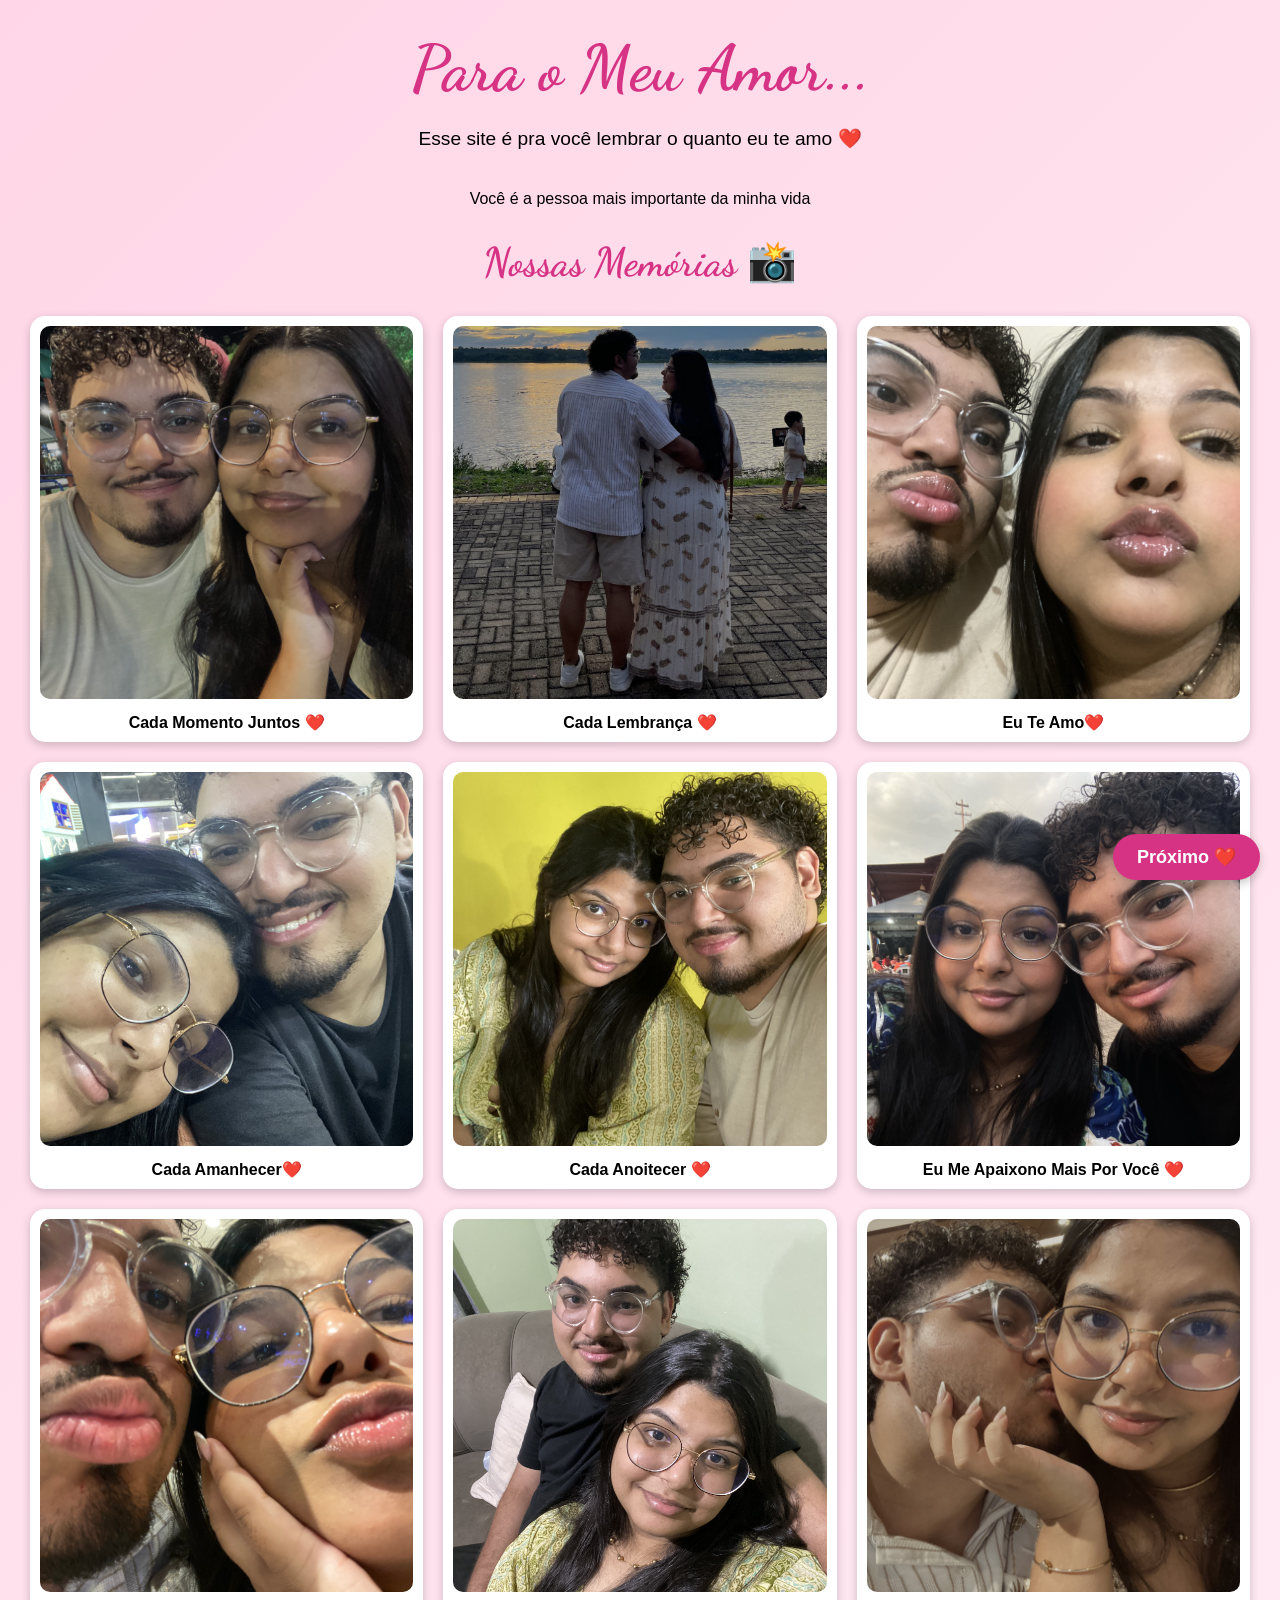
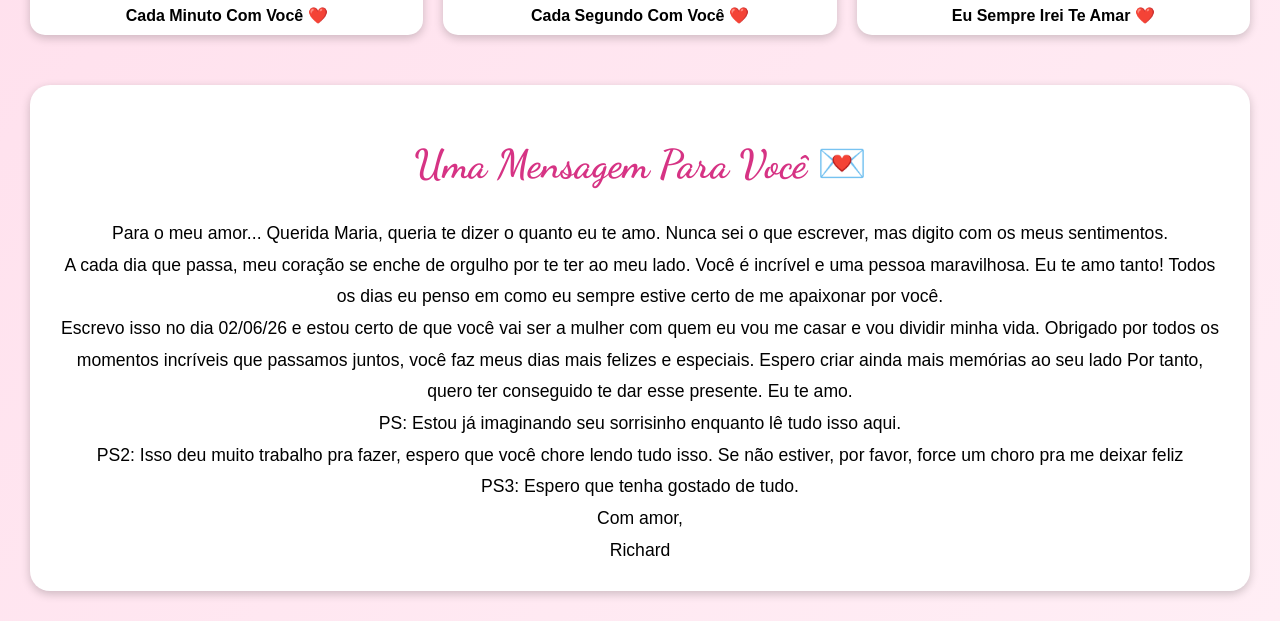
<file: index.html>
<!DOCTYPE html>
<html lang="pt-br">
<head>
    <meta charset="UTF-8">
    <meta name="viewport" content="width=device-width, initial-scale=1.0">
    <title>Para o Amor da Minha Vida ❤️</title>
    <link rel="preconnect" href="https://fonts.googleapis.com">
    <link rel="preconnect" href="https://fonts.gstatic.com" crossorigin>
    <link href="https://fonts.googleapis.com/css2?family=Dancing+Script:wght@400..700&display=swap" rel="stylesheet">
    <link rel="stylesheet" href="style.css">
    <link rel="shortcut icon" href="Imagens/coracao.ico" type="image/x-icon">
</head>

<body>
    <audio id="musica" autoplay loop>
        <source src="musicas/eu_amo_voce.mp3" type="audio/mpeg">
    </audio>

    <script>
        const musica = document.getElementById("musica");
        musica.volume = 0.4;
    </script>

    <h1>Para o Meu Amor...</h1>
    <p class="introducao">
        Esse site é pra você lembrar o quanto eu te amo ❤️
    </p>
    <p>
        Você é a pessoa mais importante da minha vida
    </p>
    <section>
        <h2>Nossas Memórias 📸</h2>
        <div class="galeria">

            <!-- Foto 1 -->
            <div class="foto">
                <img src="Imagens/foto1.jpg" alt="Nossa foto">
                <p><strong>Cada Momento Juntos</strong> ❤️</p>
            </div>

            <!-- Foto 2 -->
            <div class="foto">
                <img src="Imagens/foto2.jpg" alt="Nossa foto">
                <p><strong>Cada Lembrança</strong> ❤️</p>
            </div>

            <!-- Foto 3 -->
            <div class="foto">
                <img src="Imagens/foto3.jpg" alt="Nossa foto">
                <p><strong>Eu Te Amo</strong>❤️</p>
            </div>

            <!-- Foto 4 -->
            <div class="foto">
                <img src="Imagens/foto4.jpg" alt="Nossa foto">
                <p><strong>Cada Amanhecer</strong>❤️</p>
            </div>

            <!-- Foto 5 -->
            <div class="foto">
                <img src="Imagens/foto5.jpg" alt="Nossa foto">
                <p><strong>Cada Anoitecer</strong> ❤️</p>
            </div>

            <!-- Foto 6 -->
            <div class="foto">
                <img src="Imagens/foto6.jpg" alt="Nossa foto">
                <p><strong>Eu Me Apaixono Mais Por Você</strong> ❤️</p>
            </div>

            <!-- Foto 7 -->
            <div class="foto">
                <img src="Imagens/foto7.jpg" alt="Nossa foto">
                <p><strong>Cada Minuto Com Você</strong> ❤️</p>
            </div>

            <!-- Foto 8 -->
            <div class="foto">
                <img src="Imagens/foto8.jpg" alt="Nossa foto">
                <p><strong>Cada Segundo Com Você</strong> ❤️</p>
            </div>

            <!-- Foto 9 -->
            <div class="foto">
                <img src="Imagens/foto9.jpg" alt="Nossa foto">
                <p><strong>Eu Sempre Irei Te Amar</strong> ❤️</p>
            </div>

        </div>
    </section>
    <section class="carta">
        <h2>Uma Mensagem Para Você 💌</h2>

        <p>
            Para o meu amor... Querida Maria, queria te dizer o quanto eu te amo. Nunca sei o que escrever, mas digito com os meus sentimentos.
        </p>
            
        <p>
            A cada dia que passa, meu coração se enche de orgulho por te ter ao meu lado. Você é incrível e uma pessoa maravilhosa. Eu te amo tanto! Todos os dias eu penso em como eu sempre estive certo de me apaixonar por você.
        </p>

         <p>
                Escrevo isso no dia 02/06/26 e estou certo de que você vai ser a mulher com quem eu vou me casar e vou dividir minha vida. Obrigado por todos os momentos incríveis que passamos juntos,
                você faz meus dias mais felizes e especiais.
                Espero criar ainda mais memórias ao seu lado Por tanto, quero ter conseguido te dar esse presente. Eu te amo.
        </p>


        <p>
            PS: Estou já imaginando seu sorrisinho enquanto lê tudo isso aqui.

        </p>

        <p>
            PS2: Isso deu muito trabalho pra fazer, espero que você chore lendo tudo isso. Se não estiver, por favor, force um choro pra me deixar feliz
        </p>

            <p>PS3: Espero que tenha gostado de tudo.</p>


            <p>Com amor,</p>
            <p>Richard</p>
        
    </section>

<a href="pagina2.html" class="botao-proximo">
    Próximo ❤️
</a>

<div class="coracoes"></div>

<script>

function criarCoracao() {

    const coracao = document.createElement("div");

    coracao.classList.add("coracao");

    coracao.innerHTML = "❤️";

    coracao.style.left = Math.random() * 100 + "vw";

    coracao.style.animationDuration =
        (Math.random() * 3 + 4) + "s";

    document.querySelector(".coracoes")
        .appendChild(coracao);

    setTimeout(() => {

        coracao.remove();

    }, 7000);
}

setInterval(criarCoracao, 800);

</script>

</body>
</html>
</file>
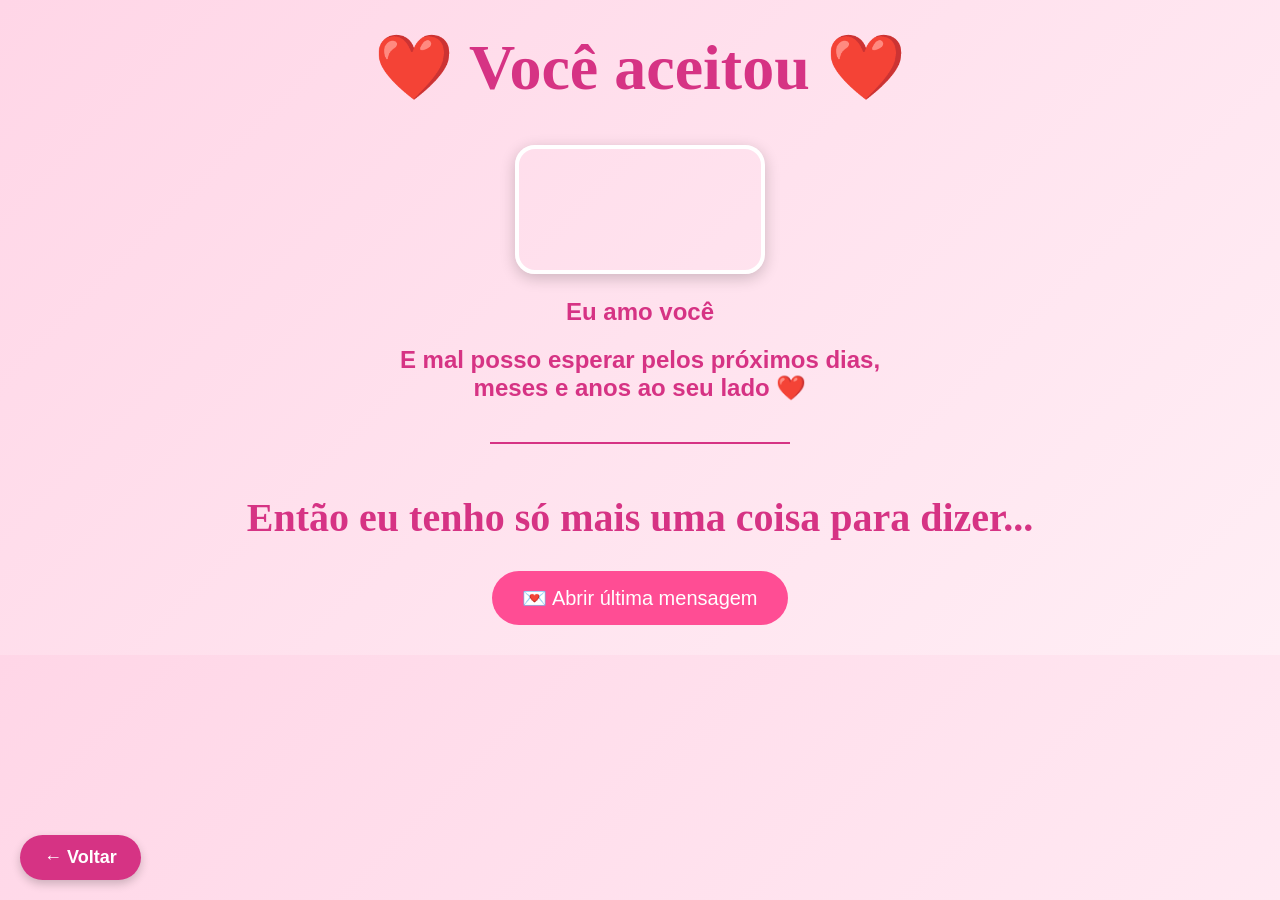
<file: final.html>
<!DOCTYPE html>
<html lang="pt-br">

<head>
    <meta charset="UTF-8">
    <meta name="viewport" content="width=device-width, initial-scale=1.0">
    <title>Fim da Historia ou Apenas um Começo?</title>

    <link rel="stylesheet" href="style.css">
</head>

<body>

    <a href="pagina2.html" class="botao-voltar">
    ← Voltar
    </a>

        <audio id="musica" autoplay loop>
        <source src="musicas/eu_amo_voce.mp3" type="audio/mpeg">
        </audio>

        <script>
        const musica = document.getElementById("musica");
        musica.volume = 0.4;
        </script>

    <h1>❤️ Você aceitou ❤️</h1>

    <!-- Foto especial -->
    <video class="video-final" autoplay loop muted playsinline>
    <source src="videos/videofinal.mp4" type="video/mp4">
    </video>

    <p class="texto-final">
        Eu amo você
    </p>

    <p class="texto-final">
        E mal posso esperar pelos próximos dias, <br> meses e anos ao seu lado ❤️
    </p>

    <hr class="linha-amor">

    <div class="ultima-surpresa">

        <h2>Então eu tenho só mais uma coisa para dizer...</h2>

        <button onclick="abrirMensagem()" class="btn-final">
            💌 Abrir última mensagem
        </button>

        <div id="mensagem-secreta">
         <strong>Não foram apenas fotos que você viu aqui,</strong><br>
         <strong>mas momentos que eu nunca quero deixar partir. </strong><br>
         <strong>E se existe algo que desejo guardar, </strong><br>
         <strong>a chance de continuar ao seu lado e te amar.❤️</strong>
        </div>

    </div>

    <script>

        function abrirMensagem() {

            document.getElementById("mensagem-secreta")
                .style.display = "block";
        }

    </script>

<div class="coracoes"></div>

<script>

function criarCoracao() {

    const coracao = document.createElement("div");

    coracao.classList.add("coracao");

    coracao.innerHTML = "❤️";

    coracao.style.left = Math.random() * 100 + "vw";

    coracao.style.animationDuration =
        (Math.random() * 3 + 4) + "s";

    document.querySelector(".coracoes")
        .appendChild(coracao);

    setTimeout(() => {

        coracao.remove();

    }, 7000);
}

setInterval(criarCoracao, 1200);

</script>

</body>

</html>
</file>
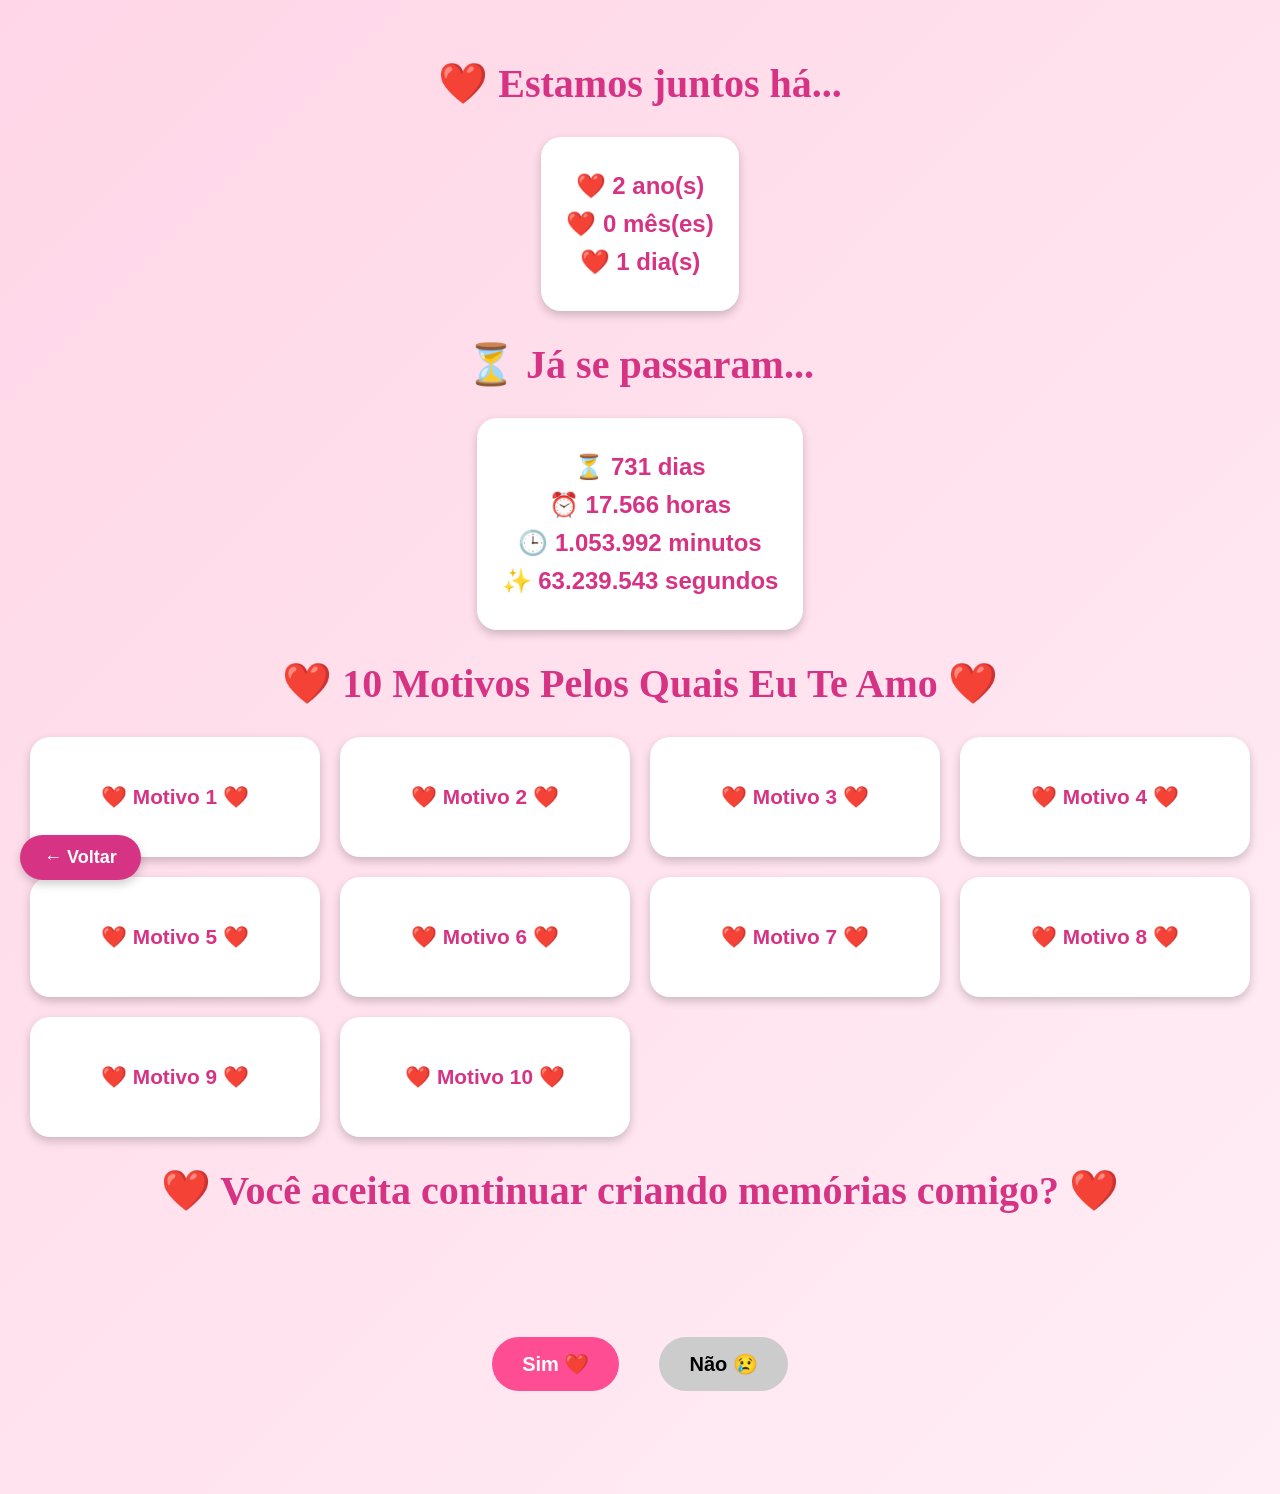
<file: pagina2.html>
<!DOCTYPE html>
<html lang="pt-br">
<head>
    <meta charset="UTF-8">
    <title>Eu amo você</title>
    <link rel="stylesheet" href="style.css">
    <link rel="shortcut icon" href="Imagens/coracao.ico" type="image/x-icon">
</head>
<body>
    <a href="index.html" class="botao-voltar">
    ← Voltar
    </a>

        <audio id="musica" autoplay loop>
        <source src="musicas/eu_amo_voce.mp3" type="audio/mpeg">
        </audio>

        <script>
        const musica = document.getElementById("musica");
        musica.volume = 0.4;
        </script>

<h2>❤️ Estamos juntos há...</h2>

<div id="tempo-juntos"></div>

<h2>⏳ Já se passaram...</h2>

<div id="contador-amor"></div>

<script>

function atualizarContador() {

    const inicio = new Date(2024, 11, 3); // 03/12/2024
    const hoje = new Date();

    // ===== ANOS, MESES E DIAS =====

    let anos = hoje.getFullYear() - inicio.getFullYear();
    let meses = hoje.getMonth() - inicio.getMonth();
    let dias = hoje.getDate() - inicio.getDate();

    if (dias < 0) {
        meses--;

        const ultimoMes = new Date(
            hoje.getFullYear(),
            hoje.getMonth(),
            0
        );

        dias += ultimoMes.getDate();
    }

    if (meses < 0) {
        anos--;
        meses += 12;
    }

    document.getElementById("tempo-juntos").innerHTML = `
        <p>❤️ ${anos} ano(s)</p>
        <p>❤️ ${meses} mês(es)</p>
        <p>❤️ ${dias} dia(s)</p>
    `;

    // ===== DIAS, HORAS, MINUTOS E SEGUNDOS =====

    const diferenca = hoje - inicio;

    const segundos = Math.floor(diferenca / 1000);
    const minutos = Math.floor(segundos / 60);
    const horas = Math.floor(minutos / 60);
    const totalDias = Math.floor(horas / 24);

    document.getElementById("contador-amor").innerHTML = `
        <p>⏳ ${totalDias.toLocaleString('pt-BR')} dias</p>
        <p>⏰ ${horas.toLocaleString('pt-BR')} horas</p>
        <p>🕒 ${minutos.toLocaleString('pt-BR')} minutos</p>
        <p>✨ ${segundos.toLocaleString('pt-BR')} segundos</p>
    `;
}

atualizarContador();

setInterval(atualizarContador, 1000);

</script>

<h2>❤️ 10 Motivos Pelos Quais Eu Te Amo ❤️</h2>

<div class="motivos">

    <div class="cartao" onclick="mostrarMotivo(this)">
        <div class="frente">❤️ Motivo 1 ❤️</div>
        <div class="verso">
            <strong>Eu amo seu sorriso.</strong>
        </div>
    </div>

    <div class="cartao" onclick="mostrarMotivo(this)">
        <div class="frente">❤️ Motivo 2 ❤️</div>
        <div class="verso">
           <strong>Eu amo o seu olhar</strong>
        </div>
    </div>

    <div class="cartao" onclick="mostrarMotivo(this)">
        <div class="frente">❤️ Motivo 3 ❤️</div>
        <div class="verso">
          <strong>Eu amo o seu jeito de ser</strong>
        </div>
    </div>

    <div class="cartao" onclick="mostrarMotivo(this)">
        <div class="frente">❤️ Motivo 4 ❤️</div>
        <div class="verso">
            <strong>Eu amo quando você se empolga falando de algo que gosta.</strong>
        </div>
    </div>

    <div class="cartao" onclick="mostrarMotivo(this)">
        <div class="frente">❤️ Motivo 5 ❤️</div>
        <div class="verso">
            <strong>Eu amo ficar te olhando</strong>
        </div>
    </div>

    <div class="cartao" onclick="mostrarMotivo(this)">
        <div class="frente">❤️ Motivo 6 ❤️</div>
        <div class="verso">
           <strong>Eu amo você por deixar parecer facil tudo oque voce aprende mesmo sendo muito dificil</strong>
        </div>
    </div>

    <div class="cartao" onclick="mostrarMotivo(this)">
        <div class="frente">❤️ Motivo 7 ❤️</div>
        <div class="verso">
          <strong>Eu amo a paciência que você tem comigo</strong>
        </div>
    </div>

    <div class="cartao" onclick="mostrarMotivo(this)">
        <div class="frente">❤️ Motivo 8 ❤️</div>
        <div class="verso">
            <strong>Eu amo quando você me abraçava quando dormiamos juntos</strong>
        </div>
    </div>

    <div class="cartao" onclick="mostrarMotivo(this)">
        <div class="frente">❤️ Motivo 9 ❤️</div>
        <div class="verso">
            <strong>Eu amo por você ser minha amiga e a minha namorada</strong>
        </div>
    </div>

    <div class="cartao" onclick="mostrarMotivo(this)">
        <div class="frente">❤️ Motivo 10 ❤️</div>
        <div class="verso">
           <strong>Eu amo suas piadas e seu jeito de ser carinhosa</strong>
        </div>
    </div>

</div>
<script>

function mostrarMotivo(cartao) {

    const frente = cartao.querySelector(".frente");
    const verso = cartao.querySelector(".verso");

    if (verso.style.display === "block") {

        verso.style.display = "none";
        frente.style.display = "block";

    } else {

        frente.style.display = "none";
        verso.style.display = "block";
    }
}

</script>
<h2>❤️ Você aceita continuar criando memórias comigo? ❤️</h2>

<div class="botoes-amor">

    <a href="final.html" class="btn-sim">
        Sim ❤️
    </a>

    <button id="btn-nao">
        Não 😢
    </button>

</div>
<script>

const botaoNao = document.getElementById("btn-nao");

botaoNao.addEventListener("mouseover", () => {

    botaoNao.style.position = "fixed";

    const x = Math.random() * (window.innerWidth - 150);

    const y = Math.random() * (window.innerHeight - 80);

    botaoNao.style.left = x + "px";
    botaoNao.style.top = y + "px";
});

</script>

<div class="coracoes"></div>

<script>

function criarCoracao() {

    const coracao = document.createElement("div");

    coracao.classList.add("coracao");

    coracao.innerHTML = "❤️";

    coracao.style.left = Math.random() * 100 + "vw";

    coracao.style.animationDuration =
        (Math.random() * 3 + 4) + "s";

    document.querySelector(".coracoes")
        .appendChild(coracao);

    setTimeout(() => {

        coracao.remove();

    }, 7000);
}

setInterval(criarCoracao, 800);

</script>

</body>
</html>
</file>
<file: style.css>
/* Remove margens padrão do navegador */
* {
    margin: 0;
    padding: 0;
    box-sizing: border-box;
}

/* Estilo geral da página */
body {
    background: linear-gradient(135deg, #ffd6e7, #ffeef5);

    /* Fonte padrão dos textos */
    font-family: Arial, sans-serif;

    text-align: center;

    padding: 30px;
}

/* Título principal */
h1 {

    /* Fonte romântica importada do Google Fonts */
    font-family: "Dancing Script", cursive;

    font-size: 4rem;

    color: #d63384;

    margin-bottom: 20px;
}

/* Subtítulos */
h2 {
    font-family: "Dancing Script", cursive;

    font-size: 2.5rem;

    color: #d63384;

    margin: 30px 0;
}

/* Texto de introdução */
.introducao {
    font-size: 1.2rem;

    margin-bottom: 40px;
}

/* Galeria de fotos */
.galeria {

    /* Ativa o sistema Grid */
    display: grid;

    /* Cria 3 colunas iguais */
    grid-template-columns: repeat(3, 1fr);

    /* Espaço entre os itens */
    gap: 20px;

    margin-top: 20px;
}

/* Cartão de cada foto */
.foto {

    background-color: white;

    border-radius: 15px;

    padding: 10px;

    box-shadow: 0px 3px 10px rgba(0,0,0,0.2);
}

/* Imagens */
.foto img {

    width: 100%;
    aspect-ratio: 1 / 1;
    object-fit: cover;
    border-radius: 10px;
    transition: 0.3s;
}

/* Efeito ao passar o mouse */
.foto img:hover {

    transform: scale(1.05);
}

/* Legenda da foto */
.foto p {

    margin-top: 10px;

    font-size: 1rem;
}

/* Carta */
.carta {

    margin-top: 50px;

    background-color: white;

    padding: 25px;

    border-radius: 20px;

    box-shadow: 0px 3px 10px rgba(0,0,0,0.2);
}

/* Texto da carta */
.carta p {

    font-size: 1.1rem;

    line-height: 1.8;
}
/* Botão Próximo */
.botao-proximo {
    position: fixed;

    /* Distância da borda inferior */
    bottom: 20px;

    /* Distância da borda direita */
    right: 20px;

    background-color: #d63384;

    color: white;

    text-decoration: none;

    padding: 12px 24px;

    border-radius: 30px;

    font-size: 18px;

    font-weight: bold;

    transition: 0.3s;

    box-shadow: 0 4px 10px rgba(0, 0, 0, 0.2);
}

/* Efeito ao passar o mouse */
.botao-proximo:hover {
    transform: scale(1.1);

    background-color: #c2186a;
}
#tempo-juntos,
#contador-amor {

    background: white;

    padding: 25px;

    border-radius: 20px;

    width: fit-content;

    margin: 20px auto;

    box-shadow: 0 4px 10px rgba(0,0,0,0.2);
}

#tempo-juntos p,
#contador-amor p {

    font-size: 1.5rem;

    margin: 10px 0;

    color: #d63384;

    font-weight: bold;
}
.motivos {

    display: grid;

    grid-template-columns: repeat(auto-fit, minmax(250px, 1fr));

    gap: 20px;

    margin-top: 30px;
}

.cartao {

    background: white;

    border-radius: 20px;

    padding: 25px;

    cursor: pointer;

    min-height: 120px;

    display: flex;

    justify-content: center;

    align-items: center;

    text-align: center;

    box-shadow: 0 4px 10px rgba(0,0,0,0.2);

    transition: 0.3s;
}

.cartao:hover {

    transform: scale(1.05);
}

.frente {

    color: #d63384;

    font-size: 1.3rem;

    font-weight: bold;
}

.verso {

    display: none;

    color: #d63384;

    font-size: 1.1rem;
}

.botoes-amor {

    display: flex;

    justify-content: center;

    align-items: center;

    gap: 20px;

    margin-top: 50px;

    position: relative;

    height: 200px;
}

.btn-sim,
#btn-nao {

    padding: 15px 30px;

    border: none;

    border-radius: 30px;

    font-size: 20px;

    cursor: pointer;

    text-decoration: none;

    font-weight: bold;
}

.btn-sim {

    background-color: #ff4d94;

    color: white;

    margin-right: 20px;
}

#btn-nao {

    background-color: #cccccc;

    color: black;

    border: none;

    border-radius: 30px;

    padding: 15px 30px;

    font-size: 20px;

    cursor: pointer;

    position: relative;
}
.video-final {

    width: 250px;

    height: auto;

    border-radius: 20px;

    border: 4px solid white;

    margin-top: 20px;

    box-shadow: 0 4px 15px rgba(0,0,0,0.2);
}

.texto-final {

    font-size: 1.5rem;

    margin-top: 20px;

    color: #d63384;

    font-weight: bold;
}

.ultima-surpresa {

    margin-top: 50px;
}

.btn-final {

    background-color: #ff4d94;

    color: white;

    border: none;

    padding: 15px 30px;

    border-radius: 30px;

    font-size: 20px;

    cursor: pointer;

    transition: 0.3s;
}

.btn-final:hover {

    transform: scale(1.05);
}

#mensagem-secreta {

    display: none;

    margin-top: 30px;

    font-size: 2rem;

    color: #d63384;

    font-family: "Dancing Script", cursive;
}
.linha-amor {

    width: 300px;

    margin: 40px auto;

    border: none;

    border-top: 2px solid #d63384;
}
.coracoes {

    position: fixed;

    top: 0;

    left: 0;

    width: 100%;

    height: 100%;

    pointer-events: none;

    overflow: hidden;

    z-index: 9999;
}

.coracao {

    position: absolute;

    color: #ff4d94;

    font-size: 25px;

    animation: cair linear forwards;
}

@keyframes cair {

    from {

        transform: translateY(-50px);

        opacity: 1;
    }

    to {

        transform: translateY(110vh);

        opacity: 0;
    }
}
.botao-voltar {

    position: fixed;

    bottom: 20px;

    left: 20px;

    background-color: #d63384;

    color: white;

    text-decoration: none;

    padding: 12px 24px;

    border-radius: 30px;

    font-size: 18px;

    font-weight: bold;

    transition: 0.3s;

    box-shadow: 0 4px 10px rgba(0, 0, 0, 0.2);

    z-index: 10000;
}

.botao-voltar:hover {

    transform: scale(1.1);

    background-color: #c2186a;
}
</file>
